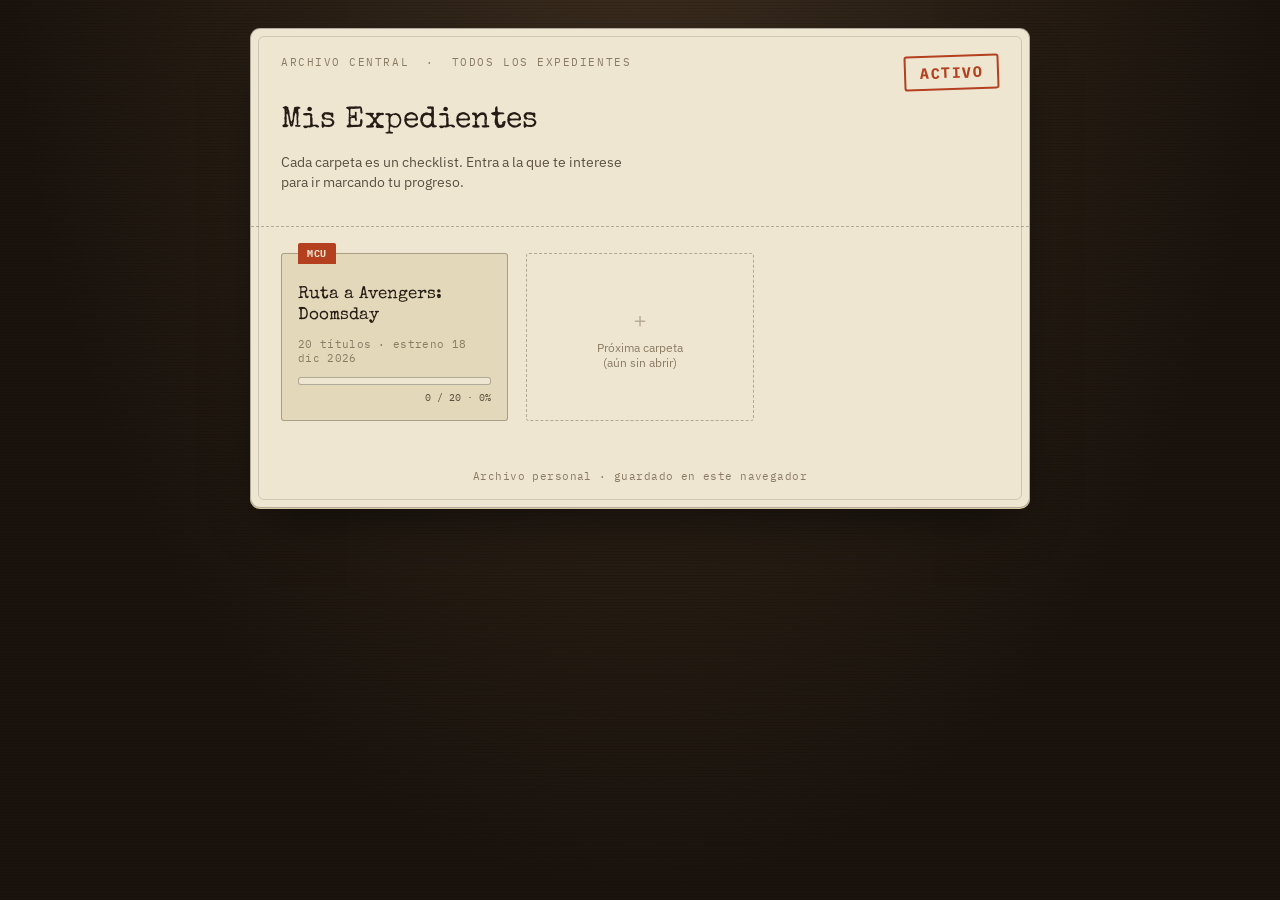
<file: index.html>
<!DOCTYPE html>
<html lang="es">
<head>
<meta charset="UTF-8">
<meta name="viewport" content="width=device-width, initial-scale=1.0">
<title>Archivo de Expedientes</title>
<link rel="preconnect" href="https://fonts.googleapis.com">
<link href="https://fonts.googleapis.com/css2?family=Special+Elite&family=IBM+Plex+Mono:wght@400;500;600;700&family=IBM+Plex+Sans:wght@400;500;600;700&display=swap" rel="stylesheet">
<link rel="stylesheet" href="assets/shared.css">
<style>
  .folder-grid {
    display: grid;
    grid-template-columns: repeat(auto-fill, minmax(220px, 1fr));
    gap: 18px;
    padding: 26px 30px 30px;
  }

  .folder-card {
    position: relative;
    display: block;
    text-decoration: none;
    color: inherit;
    background: var(--paper-dim);
    border: 1.5px solid var(--line-strong);
    border-radius: 3px;
    padding: 18px 16px 16px;
    padding-top: 30px;
    transition: transform 0.18s ease, box-shadow 0.18s ease, border-color 0.18s ease;
  }

  .folder-card::before {
    content: attr(data-tab);
    position: absolute;
    top: -11px;
    left: 16px;
    background: var(--stamp);
    color: var(--paper);
    font-family: 'IBM Plex Mono', monospace;
    font-size: 9.5px;
    font-weight: 700;
    letter-spacing: 0.06em;
    text-transform: uppercase;
    padding: 4px 9px;
    border-radius: 2px 2px 0 0;
  }

  .folder-card:hover {
    transform: translateY(-3px);
    box-shadow: 0 10px 20px -8px rgba(0,0,0,0.35);
    border-color: var(--stamp);
  }

  .folder-card:focus-visible { outline: 2px solid var(--stamp); outline-offset: 2px; }

  .folder-title {
    font-family: 'Special Elite', monospace;
    font-size: 17px;
    margin: 0 0 6px;
    line-height: 1.25;
  }

  .folder-meta {
    font-family: 'IBM Plex Mono', monospace;
    font-size: 10.5px;
    color: var(--ink-faint);
    letter-spacing: 0.03em;
    margin-bottom: 12px;
  }

  .folder-rail {
    height: 8px;
    background: var(--paper);
    border: 1px solid var(--line-strong);
    border-radius: 3px;
    overflow: hidden;
    margin-bottom: 6px;
  }

  .folder-rail-fill {
    height: 100%;
    background: linear-gradient(90deg, var(--teal), var(--stamp));
    width: 0%;
    transition: width 0.5s ease;
  }

  .folder-pct {
    font-family: 'IBM Plex Mono', monospace;
    font-size: 10px;
    color: var(--ink-soft);
    text-align: right;
  }

  .folder-card.placeholder {
    background: transparent;
    border-style: dashed;
    color: var(--ink-faint);
    display: flex;
    flex-direction: column;
    align-items: center;
    justify-content: center;
    text-align: center;
    min-height: 108px;
    cursor: default;
    padding-top: 18px;
  }

  .folder-card.placeholder:hover {
    transform: none;
    box-shadow: none;
    border-color: var(--line-strong);
  }

  .folder-card.placeholder::before { display: none; }

  .placeholder-icon { font-size: 20px; margin-bottom: 6px; opacity: 0.6; }
  .placeholder-text { font-size: 12px; }
</style>
</head>
<body>

<div class="sheet">
  <header>
    <div class="case-row">
      <div class="case-id">Archivo Central &nbsp;·&nbsp; Todos los expedientes</div>
      <div class="stamp-tag">Activo</div>
    </div>
    <h1>Mis Expedientes</h1>
    <p class="subtitle">Cada carpeta es un checklist. Entra a la que te interese para ir marcando tu progreso.</p>
  </header>

  <div class="folder-grid">
    <a class="folder-card" data-tab="MCU" href="checklists/doomsday/index.html">
      <p class="folder-title">Ruta a Avengers: Doomsday</p>
      <p class="folder-meta">20 títulos · estreno 18 dic 2026</p>
      <div class="folder-rail"><div class="folder-rail-fill" id="doomsdayFill"></div></div>
      <div class="folder-pct" id="doomsdayPct">Cargando…</div>
    </a>

    <div class="folder-card placeholder">
      <div class="placeholder-icon">＋</div>
      <div class="placeholder-text">Próxima carpeta<br>(aún sin abrir)</div>
    </div>
  </div>

  <footer>
    <div class="footer-note">Archivo personal · guardado en este navegador</div>
  </footer>
</div>

<script>
  // Lee el progreso del checklist de Doomsday directamente de su localStorage
  // para mostrar el % ya en la portada, sin tener que entrar.
  try {
    const raw = localStorage.getItem("doomsday-checklist-state");
    const state = raw ? JSON.parse(raw) : {};
    const total = 20;
    const done = Object.values(state).filter(Boolean).length;
    const pct = Math.round((done / total) * 100);
    document.getElementById("doomsdayFill").style.width = pct + "%";
    document.getElementById("doomsdayPct").textContent = `${done} / ${total} · ${pct}%`;
  } catch (e) {
    document.getElementById("doomsdayPct").textContent = "Sin empezar";
  }
</script>

</body>
</html>
</file>
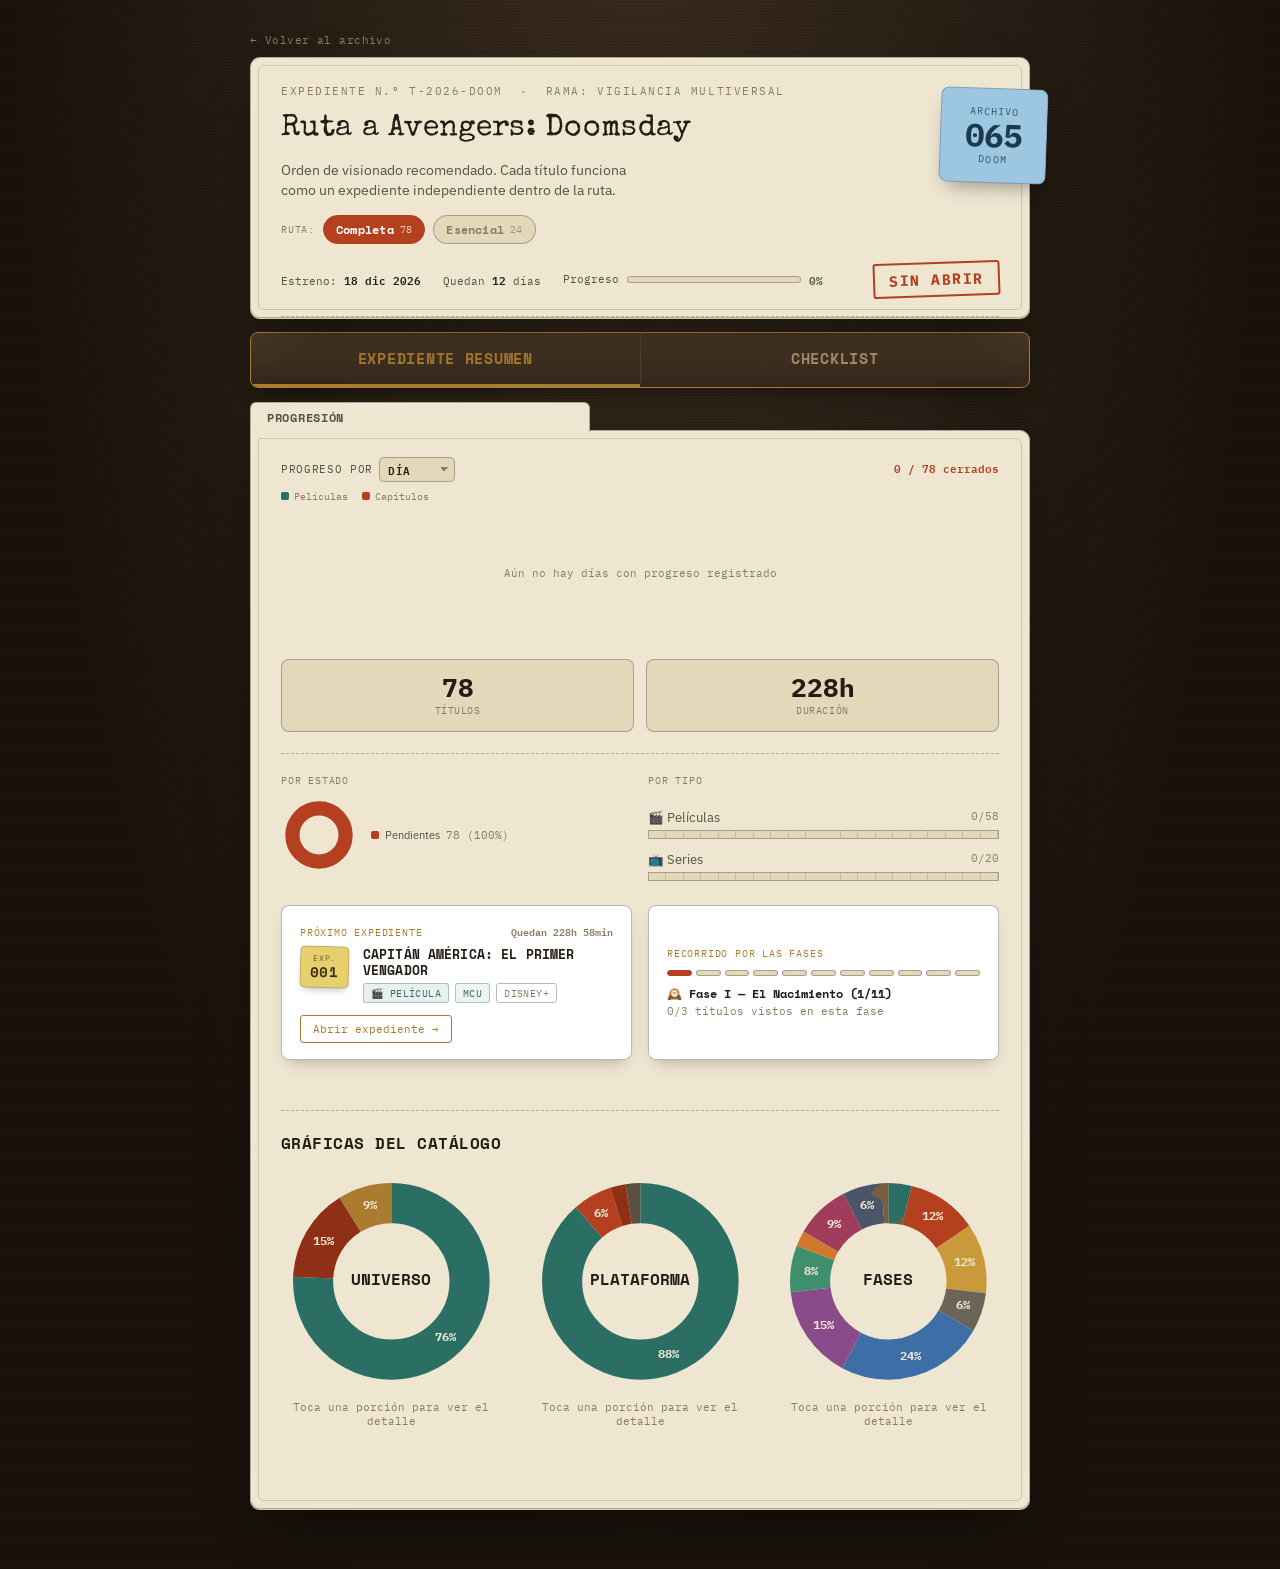
<file: checklists/doomsday/index.html>
<!DOCTYPE html>
<html lang="es">
<head>
<meta charset="UTF-8">
<meta name="viewport" content="width=device-width, initial-scale=1.0">
<title>Expediente T-2026-DOOM</title>
<link rel="preconnect" href="https://fonts.googleapis.com">
<link href="https://fonts.googleapis.com/css2?family=Special+Elite&family=Space+Mono:wght@400;700&family=IBM+Plex+Mono:wght@400;500;600;700&family=IBM+Plex+Sans:wght@400;500;600;700&display=swap" rel="stylesheet">
<link rel="stylesheet" href="../../assets/shared.css">
<link rel="stylesheet" href="style.css">
</head>
<body>

<div class="page-wrap"><a class="back-link" href="../../index.html">← Volver al archivo</a></div>

<div class="case-wrap">
  <div class="sheet sheet--header">
    <div class="archive-tag">
      <span class="archive-tag-label">Archivo</span>
      <span class="archive-tag-num">065</span>
      <span class="archive-tag-sub">DOOM</span>
    </div>
    <header>
      <div class="case-row">
        <div class="case-id">Expediente N.º T-2026-DOOM &nbsp;·&nbsp; Rama: Vigilancia Multiversal</div>
      </div>
      <h1>Ruta a Avengers: Doomsday</h1>
      <p class="subtitle">Orden de visionado recomendado. Cada título funciona como un expediente independiente dentro de la ruta.</p>
      <div class="route-toggle" role="group" aria-label="Elegir ruta">
        <span class="route-toggle-label">Ruta:</span>
        <button class="route-btn active" id="routeBtnCompleta" data-route="completa">Completa <span class="route-btn-count" id="routeCountCompleta">94</span></button>
        <button class="route-btn" id="routeBtnEsencial" data-route="esencial">Esencial <span class="route-btn-count" id="routeCountEsencial">50</span></button>
      </div>
      <div class="meta-strip">
        <span>Estreno: <b>18 dic 2026</b></span>
        <span id="countdownText">Calculando cuenta atrás…</span>
        <div class="header-mini-rail-wrap">
          <span class="header-mini-rail-label">Progreso</span>
          <div class="header-mini-rail"><div class="header-mini-rail-fill" id="notchRailFill"></div></div>
          <span class="header-mini-pct" id="notchRailPct">0%</span>
        </div>
        <div class="stamp-tag" id="statusStamp">Sin abrir</div>
      </div>
    </header>
  </div>

  <div class="tab-nav" role="tablist">
    <button class="tab-btn active" id="tabBtnResumen" role="tab" aria-selected="true" aria-controls="tabResumen">Expediente resumen</button>
    <button class="tab-btn" id="tabBtnExpedientes" role="tab" aria-selected="false" aria-controls="tabExpedientes">Checklist</button>
  </div>

  <div class="notch-tab" id="notchResumen">Progresión</div>
  <div class="subtab-nav" id="notchExpedientes" role="tablist" hidden>
    <button class="subtab-btn active" id="subtabBtnAbiertos" role="tab" aria-selected="true" aria-controls="subtabAbiertos">Abiertos <span class="tab-count" id="openCount">20</span></button>
    <button class="subtab-btn" id="subtabBtnCerrados" role="tab" aria-selected="false" aria-controls="subtabCerrados">Cerrados <span class="tab-count" id="tabClosedCount">0</span></button>
    <button class="subtab-btn" id="subtabBtnArchivados" role="tab" aria-selected="false" aria-controls="subtabArchivados">Archivados <span class="tab-count" id="archivedCount">0</span></button>
  </div>

  <div class="sheet sheet--body">
  <div id="tabResumen" role="tabpanel">
    <div class="progress-block">
      <div class="progress-chart-wrap">
        <p class="progress-chart-label">
          <span class="progress-chart-title">
            Progreso por
            <select id="chartGranularity" class="chart-granularity-select" aria-label="Agrupar gráfica por">
              <option value="day">día</option>
              <option value="week">semana</option>
              <option value="month">mes</option>
            </select>
          </span>
          <span id="countText">0 / 20 cerrados</span>
        </p>
        <div class="chart-legend">
          <span class="chart-legend-item chart-legend-item--movie"><span class="sw"></span>Películas</span>
          <span class="chart-legend-item chart-legend-item--episode"><span class="sw"></span>Capítulos</span>
        </div>
        <div class="progress-chart" id="progressChart"></div>
      </div>

      <div class="stat-grid">
        <div class="stat-card">
          <span class="stat-num" id="statTotal">20</span>
          <span class="stat-label">Títulos</span>
        </div>
        <div class="stat-card">
          <span class="stat-num accent-gold" id="statTiempoTotal">—</span>
          <span class="stat-label">Duración</span>
        </div>
      </div>
    </div>

    <div class="status-type-row">
      <div class="status-block">
        <p class="status-type-label">Por estado</p>
        <div class="status-donut-row">
          <div class="status-donut" id="statusDonut"></div>
          <div class="status-legend" id="statusLegend"></div>
        </div>
      </div>
      <div class="type-block type-block--boxed">
        <p class="status-type-label">Por tipo</p>
        <div class="type-row">
          <div class="type-row-label">
            <span>🎬 Películas</span>
            <span id="movieCount">0/15</span>
          </div>
          <div class="rail rail--sm"><div class="rail-fill rail-fill--teal" id="movieRail"></div></div>
        </div>
        <div class="type-row">
          <div class="type-row-label">
            <span>📺 Series</span>
            <span id="showCount">0/5</span>
          </div>
          <div class="rail rail--sm"><div class="rail-fill rail-fill--stamp" id="showRail"></div></div>
        </div>
      </div>
    </div>

    <div class="info-row">
      <div class="next-card" id="nextCard">
        <div class="next-card-top">
          <div class="next-card-label">Próximo expediente</div>
          <div class="next-card-time-left" id="nextCardTimeLeft">Quedan —</div>
        </div>
        <div class="next-card-preview">
          <div class="exp-badge exp-badge--sm" id="nextExpBadge">Exp.<span class="num" id="nextExpNum">001</span></div>
          <div class="next-card-info">
            <div class="next-card-title" id="nextTitle">—</div>
            <div class="next-card-episode" id="nextEpisode"></div>
            <div class="badge-row" id="nextBadgeRow"></div>
          </div>
        </div>
        <button class="next-card-btn" id="nextCardBtn">Abrir expediente →</button>
      </div>

      <div class="phase-tracker" id="phaseTracker">
        <p class="phase-tracker-label">Recorrido por las fases</p>
        <div class="phase-dots" id="phaseDots"></div>
        <div class="phase-tracker-current">
          <span class="phase-tracker-name" id="phaseTrackerName">—</span>
          <span class="phase-tracker-progress" id="phaseTrackerProgress"></span>
        </div>
      </div>
    </div>

    <div class="catalog-stats">
      <p class="catalog-stats-title">Gráficas del catálogo</p>
      <div class="catalog-groups-row">
        <div class="catalog-group">
          <div class="donut-chart-lg" id="universeDonut"></div>
          <p class="donut-info" id="universeDonutInfo">Toca una porción para ver el detalle</p>
        </div>
        <div class="catalog-group">
          <div class="donut-chart-lg" id="platformDonut"></div>
          <p class="donut-info" id="platformDonutInfo">Toca una porción para ver el detalle</p>
        </div>
        <div class="catalog-group">
          <div class="donut-chart-lg" id="phaseDonut"></div>
          <p class="donut-info" id="phaseDonutInfo">Toca una porción para ver el detalle</p>
        </div>
      </div>
    </div>
  </div>

  <div id="tabExpedientes" role="tabpanel" hidden>
    <div id="subtabAbiertos" role="tabpanel">
      <ul class="case-list" id="caseList"></ul>
    </div>

    <div id="subtabCerrados" role="tabpanel" hidden>
      <ul class="case-list closed-list" id="closedList"></ul>
      <p class="empty-note" id="closedEmptyNote">Aún no has cerrado ningún expediente.</p>
    </div>

    <div id="subtabArchivados" role="tabpanel" hidden>
      <ul class="case-list archived-list" id="archivedList"></ul>
      <p class="empty-note" id="archivedEmptyNote">No has archivado ningún expediente.</p>
    </div>
  </div>

  <footer>
    <div class="footer-note"><span class="save-flag" id="saveFlag">· guardado ✓</span></div>
  </footer>
  </div>
</div>

<script src="script.js"></script>
</body>
</html>
</file>
<file: assets/shared.css>
/* ============================================================
   shared.css — tokens y bloques comunes del "archivo de expedientes"
   Usado por la portada (index.html) y por cada carpeta de checklist.
   ============================================================ */

:root {
  --paper: #efe6d2;
  --paper-dim: #e4d8ba;
  --paper-deep: #d9caa4;
  --ink: #241c15;
  --ink-soft: #5b4f3f;
  --ink-faint: #8a7c63;
  --stamp: #b4401f;
  --stamp-dark: #8e2f16;
  --teal: #2b6e63;
  --gold: #a97c2f;
  --line: rgba(36,28,21,0.16);
  --line-strong: rgba(36,28,21,0.3);
  --track: var(--paper-dim);
}

* { box-sizing: border-box; }

@media (prefers-reduced-motion: reduce) {
  *, *::before, *::after {
    animation-duration: 0.001ms !important;
    transition-duration: 0.001ms !important;
  }
}

body {
  margin: 0;
  background:
    repeating-linear-gradient(0deg, rgba(0,0,0,0.1) 0px, rgba(0,0,0,0.1) 1px, transparent 1px, transparent 3px),
    radial-gradient(ellipse at 50% -10%, #3a2c1e 0%, #1a130d 70%);
  color: var(--ink);
  font-family: 'IBM Plex Sans', sans-serif;
  min-height: 100vh;
  padding: 28px 16px 60px;
}

.sheet {
  max-width: 780px;
  margin: 0 auto;
  background: var(--paper);
  border: 1.5px solid var(--line-strong);
  border-radius: 10px;
  box-shadow: 0 1px 0 var(--paper-deep), 0 24px 50px -20px rgba(0,0,0,0.6);
  position: relative;
}

.sheet::before {
  content: "";
  position: absolute;
  inset: 7px;
  border: 1px solid var(--line);
  border-radius: 6px;
  pointer-events: none;
}

header {
  padding: 26px 30px 20px;
  border-bottom: 1.5px dashed var(--line-strong);
}

.case-row {
  display: flex;
  justify-content: space-between;
  align-items: flex-start;
  flex-wrap: wrap;
  gap: 10px;
}

.case-id {
  font-family: 'IBM Plex Mono', monospace;
  font-size: 11px;
  letter-spacing: 0.14em;
  color: var(--ink-faint);
  text-transform: uppercase;
}

.stamp-tag {
  font-family: 'IBM Plex Mono', monospace;
  font-size: 15px;
  font-weight: 700;
  letter-spacing: 0.1em;
  color: var(--stamp);
  border: 2px solid var(--stamp);
  padding: 6px 14px;
  transform: rotate(-2deg);
  text-transform: uppercase;
  border-radius: 3px;
}

h1 {
  font-family: 'Special Elite', monospace;
  font-weight: 400;
  font-size: 30px;
  line-height: 1.15;
  margin: 14px 0 6px;
  letter-spacing: 0.01em;
}

.subtitle {
  font-size: 13.5px;
  color: var(--ink-soft);
  max-width: 46ch;
  line-height: 1.5;
}

.meta-strip {
  margin-top: 18px;
  display: flex;
  align-items: center;
  gap: 22px;
  flex-wrap: wrap;
  font-family: 'IBM Plex Mono', monospace;
  font-size: 11px;
  color: var(--ink-soft);
}

.meta-strip .stamp-tag { margin-left: auto; }

.header-mini-rail-wrap {
  display: flex;
  align-items: center;
  gap: 8px;
  flex: 1;
  max-width: 260px;
}

.header-mini-rail-label {
  font-family: 'IBM Plex Mono', monospace;
  font-size: 10.5px;
  color: var(--ink-soft);
  flex-shrink: 0;
}

.header-mini-rail {
  flex: 1;
  height: 7px;
  background: var(--paper-dim);
  border: 1px solid var(--line-strong);
  border-radius: 4px;
  overflow: hidden;
}

.header-mini-rail-fill {
  height: 100%;
  width: 0%;
  background: linear-gradient(90deg, var(--teal), var(--stamp));
  transition: width 0.5s ease;
}

.header-mini-pct {
  font-family: 'IBM Plex Mono', monospace;
  font-size: 10.5px;
  font-weight: 600;
  color: var(--ink-soft);
  flex-shrink: 0;
}

.meta-strip b {
  color: var(--ink);
  font-weight: 600;
}

footer {
  padding: 18px 30px 24px;
  text-align: center;
}

.footer-note {
  font-family: 'IBM Plex Mono', monospace;
  font-size: 10.5px;
  color: var(--ink-faint);
  letter-spacing: 0.04em;
}

.save-flag {
  display: inline-block;
  margin-left: 8px;
  color: var(--teal);
  opacity: 0;
  transition: opacity 0.4s ease;
}
.save-flag.show { opacity: 1; }

/* breadcrumb back-link, used inside each checklist folder */
.page-wrap {
  max-width: 780px;
  margin: 0 auto;
}

.back-link {
  display: inline-flex;
  align-items: center;
  gap: 6px;
  font-family: 'IBM Plex Mono', monospace;
  font-size: 11px;
  color: var(--ink-faint);
  text-decoration: none;
  letter-spacing: 0.04em;
  margin-bottom: 10px;
}

.back-link:hover { color: var(--stamp); }

@media (max-width: 560px) {
  header, footer { padding-left: 16px; padding-right: 16px; }
  h1 { font-size: 24px; }
}
</file>
<file: checklists/doomsday/style.css>
/* doomsday/style.css — específico de este checklist */
/* Los tokens de color, tipografías y la 'hoja' base viven en ../assets/shared.css */

/* interruptor de ruta (completa / esencial) — condiciona todo lo demás en la página */
.route-toggle {
  display: flex;
  align-items: center;
  gap: 8px;
  margin-top: 14px;
}

.route-toggle-label {
  font-family: 'IBM Plex Mono', monospace;
  font-size: 10px;
  text-transform: uppercase;
  letter-spacing: 0.08em;
  color: var(--ink-faint);
}

.route-btn {
  font-family: 'Space Mono', monospace;
  font-size: 11.5px;
  font-weight: 700;
  letter-spacing: 0.02em;
  display: flex;
  align-items: center;
  gap: 6px;
  padding: 5px 12px;
  background: var(--paper-dim);
  border: 1.5px solid var(--line-strong);
  border-radius: 20px;
  color: var(--ink-faint);
  cursor: pointer;
  transition: background 0.18s ease, color 0.18s ease, border-color 0.18s ease;
}

.route-btn:hover { color: var(--ink-soft); }

.route-btn.active {
  background: var(--stamp);
  border-color: var(--stamp);
  color: #fff;
}

.route-btn-count {
  font-family: 'IBM Plex Mono', monospace;
  font-size: 9.5px;
  font-weight: 400;
  opacity: 0.75;
}

.route-btn:focus-visible { outline: 2px solid var(--stamp); outline-offset: 2px; }

/* progress rail — signature element */
/* progress rail — signature element */
.progress-block {
  padding: 22px 30px;
  border-bottom: none;
  display: flex;
  flex-direction: column;
  gap: 20px;
  position: relative;
}

.progress-block::after {
  content: "";
  position: absolute;
  left: 30px;
  right: 30px;
  bottom: 0;
  border-top: 1.5px dashed var(--line-strong);
}

.rail-wrap {
  display: flex;
  flex-direction: column;
  gap: 8px;
}

.rail-label {
  display: flex;
  justify-content: space-between;
  font-family: 'IBM Plex Mono', monospace;
  font-size: 11px;
  text-transform: uppercase;
  letter-spacing: 0.08em;
  color: var(--ink-soft);
}

.rail-label #countText { color: var(--stamp); font-weight: 600; }

.rail {
  position: relative;
  height: 14px;
  background: var(--track);
  border: 1.5px solid var(--line-strong);
  overflow: hidden;
}

.rail::after {
  /* tick marks */
  content: "";
  position: absolute;
  inset: 0;
  background-image: repeating-linear-gradient(90deg, transparent 0, transparent calc(5% - 1px), var(--line-strong) calc(5% - 1px), var(--line-strong) 5%);
  pointer-events: none;
  opacity: 0.5;
}

.rail-fill {
  height: 100%;
  width: 0%;
  background: linear-gradient(90deg, var(--teal), var(--stamp));
  transition: width 0.6s cubic-bezier(.4,0,.2,1);
}

.ring-wrap {
  position: relative;
  width: 92px;
  height: 92px;
  flex-shrink: 0;
}

.ring-wrap svg { transform: rotate(-90deg); }

.ring-bg { fill: none; stroke: var(--track); stroke-width: 9; }
.ring-fg {
  fill: none;
  stroke: var(--stamp);
  stroke-width: 9;
  stroke-linecap: round;
  stroke-dasharray: 251.2;
  stroke-dashoffset: 251.2;
  transition: stroke-dashoffset 0.6s cubic-bezier(.4,0,.2,1);
}

.ring-num {
  position: absolute;
  inset: 0;
  display: flex;
  flex-direction: column;
  align-items: center;
  justify-content: center;
  font-family: 'IBM Plex Mono', monospace;
}

.ring-num .n { font-size: 20px; font-weight: 700; line-height: 1; }
.ring-num .d { font-size: 9px; color: var(--ink-faint); letter-spacing: 0.06em; margin-top: 3px; }

/* list */
ul.case-list {
  list-style: none;
  margin: 0;
  padding: 0;
}

/* contenedor general: las 3 piezas (header / barra de pestañas / cuerpo) 
   viven como tarjetas separadas sobre el fondo oscuro, con hueco entre ellas */
.case-wrap {
  max-width: 780px;
  margin: 0 auto;
  position: relative;
}

.sheet--header { margin-bottom: 14px; }
.sheet--body { margin-top: 0; border-top-left-radius: 0; }
.sheet--body::before { border-top-left-radius: 0; }

/* header: la línea de cierre se desplaza a un pseudo-elemento para que quede
   corta (con margen), igual que el resto de separadores de esta página */
header {
  border-bottom: none;
  position: relative;
}

header::after {
  content: "";
  position: absolute;
  left: 30px;
  right: 30px;
  bottom: 0;
  border-top: 1.5px dashed var(--line-strong);
}

/* tag de archivo — número decorativo en la esquina superior derecha */
.archive-tag {
  position: absolute;
  top: 30px;
  right: -18px;
  background: #9dc7e0;
  border: 1px solid rgba(20,40,60,0.25);
  border-radius: 8px;
  padding: 16px 24px;
  display: flex;
  flex-direction: column;
  align-items: center;
  box-shadow: 0 10px 20px -8px rgba(0,0,0,0.4);
  transform: rotate(2deg);
  color: #1c3a4d;
}

.archive-tag-label {
  font-family: 'IBM Plex Mono', monospace;
  font-size: 10px;
  letter-spacing: 0.1em;
  text-transform: uppercase;
  color: #2c5670;
}

.archive-tag-num {
  font-family: 'IBM Plex Mono', monospace;
  font-size: 32px;
  font-weight: 700;
  color: #1c3a4d;
  line-height: 1.1;
}

.archive-tag-sub {
  font-family: 'IBM Plex Mono', monospace;
  font-size: 10px;
  letter-spacing: 0.12em;
  color: #2c5670;
}

/* barra de pestañas — separada de la hoja, sobre el fondo oscuro */
.tab-nav {
  display: flex;
  background: linear-gradient(180deg, #4a3826, #33261a);
  border: 1.5px solid var(--gold);
  border-radius: 8px;
  overflow: hidden;
  box-shadow: 0 10px 24px -12px rgba(0,0,0,0.7);
}

.tab-btn {
  flex: 1;
  display: flex;
  align-items: center;
  justify-content: center;
  gap: 7px;
  font-family: 'Space Mono', monospace;
  font-size: 14.5px;
  font-weight: 700;
  letter-spacing: 0.05em;
  text-transform: uppercase;
  padding: 15px;
  background: transparent;
  border: none;
  border-bottom: 3px solid transparent;
  color: #a8926e;
  cursor: pointer;
  transition: color 0.2s ease, border-color 0.2s ease;
}

.tab-btn + .tab-btn { border-left: 1px solid rgba(255,255,255,0.08); }

.tab-icon { font-size: 11px; }

.tab-btn:hover { color: #c4ac82; }

.tab-btn.active {
  background: transparent;
  color: var(--gold);
  font-weight: 600;
  border-bottom-color: var(--gold);
}

.tab-btn:focus-visible { outline: 2px solid var(--gold); outline-offset: -2px; }

.tab-count {
  display: inline-block;
  margin-left: 5px;
  font-size: 9.5px;
  background: rgba(255,255,255,0.1);
  border-radius: 8px;
  padding: 1px 6px;
  color: inherit;
}

.tab-btn.active .tab-count { background: var(--gold); color: #1a130c; }

/* "01 · Informe de situación" — una sola caja real, posicionada con precisión
   para solaparse 2px sobre el propio borde superior de la tarjeta y taparlo
   limpiamente, sin costuras entre piezas separadas */
.notch-tab {
  display: inline-flex;
  width: 340px;
  max-width: calc(100% - 2px);
  height: 30px;
  box-sizing: border-box;
  background: var(--paper);
  border: 1.5px solid var(--line-strong);
  border-bottom: none;
  border-radius: 6px 6px 0 0;
  align-items: center;
  justify-content: flex-start;
  gap: 10px;
  padding: 0 16px;
  margin: 14px 0 -2px 0;
  font-family: 'Space Mono', monospace;
  font-weight: 700;
  font-size: 12px;
  letter-spacing: 0.06em;
  text-transform: uppercase;
  color: var(--ink-soft);
  position: relative;
  z-index: 2;
}

.notch-mini-rail {
  flex: 1;
  height: 6px;
  background: var(--paper-dim);
  border: 1px solid var(--line-strong);
  border-radius: 3px;
  overflow: hidden;
}

.notch-mini-rail-fill {
  height: 100%;
  width: 0%;
  background: linear-gradient(90deg, var(--teal), var(--stamp));
  transition: width 0.5s ease;
}

.notch-mini-pct {
  font-size: 10px;
  color: var(--stamp);
  flex-shrink: 0;
}

.notch-status {
  position: absolute;
  top: 8px;
  right: 30px;
  font-family: 'IBM Plex Mono', monospace;
  font-size: 11px;
  letter-spacing: 0.08em;
  text-transform: uppercase;
  color: var(--stamp);
  font-weight: 600;
}

/* gráfica de progreso por día */
.progress-chart-wrap {
  padding: 4px 0 0;
}

.progress-chart-label {
  display: flex;
  justify-content: space-between;
  align-items: baseline;
  font-family: 'IBM Plex Mono', monospace;
  font-size: 11px;
  text-transform: uppercase;
  letter-spacing: 0.06em;
  color: var(--ink-soft);
  margin: 0 0 8px;
}

.progress-chart-label #countText { color: var(--stamp); font-weight: 600; text-transform: none; letter-spacing: 0; }

.progress-chart-title {
  display: flex;
  align-items: center;
  gap: 6px;
}

.chart-legend {
  display: flex;
  gap: 14px;
  margin: 0 0 6px;
}

.chart-legend-item {
  display: flex;
  align-items: center;
  gap: 5px;
  font-family: 'IBM Plex Mono', monospace;
  font-size: 10px;
  color: var(--ink-faint);
}

.chart-legend-item .sw { width: 8px; height: 8px; border-radius: 2px; flex-shrink: 0; }
.chart-legend-item--movie .sw { background: var(--teal); }
.chart-legend-item--episode .sw { background: var(--stamp); }

.chart-granularity-select {
  font-family: 'IBM Plex Mono', monospace;
  font-size: 11px;
  font-weight: 600;
  text-transform: uppercase;
  letter-spacing: 0.06em;
  color: var(--ink);
  background: var(--paper-dim);
  border: 1.5px solid var(--line-strong);
  border-radius: 5px;
  padding: 2px 20px 2px 8px;
  cursor: pointer;
  appearance: none;
  -webkit-appearance: none;
  background-image: linear-gradient(45deg, transparent 50%, var(--ink-faint) 50%), linear-gradient(135deg, var(--ink-faint) 50%, transparent 50%);
  background-position: right 9px top 55%, right 5px top 55%;
  background-size: 5px 5px, 5px 5px;
  background-repeat: no-repeat;
}

.chart-granularity-select:hover { border-color: var(--stamp); color: var(--stamp); }
.chart-granularity-select:focus-visible { outline: 2px solid var(--stamp); outline-offset: 1px; }

.progress-chart {
  width: 100%;
  height: 130px;
}

.progress-chart svg { width: 100%; height: 100%; display: block; }

/* fila inferior de 3 columnas: próximo expediente / tipo / nota */
.info-row {
  display: grid;
  grid-template-columns: 1fr 1fr;
  gap: 16px;
  padding: 24px 30px 24px;
  align-items: stretch;
}

.info-row .next-card { margin: 0; }
.info-row .type-block { padding: 0; }

/* recorrido por las fases — sustituye al post-it decorativo */
.phase-tracker {
  padding: 16px 18px;
  background: #ffffff;
  border: 1.5px solid var(--line-strong);
  border-radius: 8px;
  box-shadow: 0 8px 16px -8px rgba(0,0,0,0.3);
  display: flex;
  flex-direction: column;
  justify-content: center;
  gap: 10px;
}

.phase-tracker-label {
  font-family: 'IBM Plex Mono', monospace;
  font-size: 10px;
  letter-spacing: 0.08em;
  text-transform: uppercase;
  color: var(--gold);
  margin: 0;
}

.phase-dots {
  display: flex;
  gap: 4px;
}

.phase-dot {
  flex: 1;
  height: 6px;
  border-radius: 3px;
  background: var(--paper-dim);
  border: 1px solid var(--line-strong);
}

.phase-dot--done { background: var(--teal); border-color: var(--teal); }
.phase-dot--current { background: var(--stamp); border-color: var(--stamp); }

.phase-tracker-current {
  display: flex;
  flex-direction: column;
  gap: 2px;
}

.phase-tracker-name {
  font-family: 'Space Mono', monospace;
  font-weight: 700;
  font-size: 12px;
  color: var(--ink);
  line-height: 1.3;
}

.phase-tracker-progress {
  font-family: 'IBM Plex Mono', monospace;
  font-size: 10.5px;
  color: var(--ink-faint);
}

@media (max-width: 700px) {
  .info-row { grid-template-columns: 1fr; }
  .archive-tag { position: static; margin: 0 auto 12px; transform: none; width: fit-content; }
}

/* sub-filtro tipo interruptor — deliberadamente distinto a las pestañas de arriba,
   para que se lea como un filtro dentro de la sección y no como otro nivel de navegación */
.subtab-nav {
  display: flex;
  gap: 4px;
  margin: 14px 0 -2px 0;
  position: relative;
  z-index: 2;
}

.subtab-btn {
  font-family: 'Space Mono', monospace;
  font-size: 11.5px;
  font-weight: 700;
  letter-spacing: 0.03em;
  text-transform: uppercase;
  padding: 0 16px;
  margin: 0;
  height: 30px;
  box-sizing: border-box;
  display: flex;
  align-items: center;
  background: var(--paper-dim);
  border: 1.5px solid var(--line-strong);
  border-bottom: none;
  border-radius: 6px 6px 0 0;
  color: var(--ink-faint);
  cursor: pointer;
  transition: background 0.18s ease, color 0.18s ease;
}

.subtab-btn:hover { color: var(--ink-soft); }

.subtab-btn.active {
  background: var(--paper);
  font-weight: 600;
}

#subtabBtnAbiertos.active { color: var(--teal); }
#subtabBtnCerrados.active { color: var(--stamp); }
#subtabBtnArchivados.active { color: #6b6459; }

.subtab-btn:focus-visible { outline: 2px solid var(--stamp); outline-offset: -2px; }

.subtab-btn .tab-count {
  background: var(--paper-deep);
  border: none;
}

.subtab-btn.active .tab-count { background: var(--ink-faint); color: var(--paper); }
#subtabBtnAbiertos.active .tab-count { background: var(--teal); }
#subtabBtnCerrados.active .tab-count { background: var(--stamp); }
#subtabBtnArchivados.active .tab-count { background: #6b6459; }

.notch-tab[hidden], .subtab-nav[hidden] { display: none; }


/* dashboard stat cards */
.stat-grid {
  display: grid;
  grid-template-columns: repeat(2, 1fr);
  gap: 12px;
  padding: 0;
}

.stat-sub {
  font-family: 'IBM Plex Mono', monospace;
  font-size: 9px;
  color: var(--ink-faint);
  margin-top: 2px;
}

.stat-pct {
  font-size: 9px;
  font-weight: 400;
  color: var(--ink-faint);
}

.accent-gold { color: var(--gold); }

.stat-card {
  background: var(--paper-dim);
  border: 1.5px solid var(--line-strong);
  border-radius: 8px;
  padding: 14px 10px;
  display: flex;
  flex-direction: column;
  align-items: center;
  gap: 4px;
}

.stat-num {
  font-family: 'IBM Plex Mono', monospace;
  font-size: 26px;
  font-weight: 700;
  color: var(--ink);
  line-height: 1;
}

.stat-num.accent-teal { color: var(--teal); }
.stat-num.accent-stamp { color: var(--stamp); }

.stat-label {
  font-family: 'IBM Plex Mono', monospace;
  font-size: 9.5px;
  letter-spacing: 0.06em;
  text-transform: uppercase;
  color: var(--ink-faint);
  text-align: center;
}

/* type breakdown rows */
.type-block {
  padding: 18px 30px 0;
  display: flex;
  flex-direction: column;
  gap: 12px;
}

.type-row-label {
  display: flex;
  justify-content: space-between;
  font-size: 12.5px;
  color: var(--ink-soft);
  margin-bottom: 5px;
}

.type-row-label span:last-child {
  font-family: 'IBM Plex Mono', monospace;
  font-size: 11px;
  color: var(--ink-faint);
}

.rail--sm { height: 9px; }
.rail-fill--teal { background: var(--teal); }
.rail-fill--stamp { background: var(--stamp); }

/* fila "Por estado" / "Por tipo" */
.status-type-row {
  display: grid;
  grid-template-columns: 1fr 1fr;
  gap: 16px;
  padding: 20px 30px 0;
}

.status-type-label {
  font-family: 'IBM Plex Mono', monospace;
  font-size: 10px;
  letter-spacing: 0.08em;
  text-transform: uppercase;
  color: var(--ink-faint);
  margin: 0 0 10px;
}

.type-block--boxed {
  padding: 0;
}

.status-block { min-width: 0; }

.status-donut-row {
  display: flex;
  align-items: center;
  gap: 14px;
}

.status-donut { width: 76px; height: 76px; flex-shrink: 0; }
.status-donut svg { width: 100%; height: 100%; display: block; }
.status-donut svg circle { cursor: default; }

.status-legend {
  display: flex;
  flex-direction: column;
  gap: 5px;
  font-size: 11px;
}

.status-legend-item { display: flex; align-items: center; gap: 6px; color: var(--ink-soft); }
.status-legend-item .sw { width: 8px; height: 8px; border-radius: 2px; flex-shrink: 0; }
.status-legend-item .ct { margin-left: auto; font-family: 'IBM Plex Mono', monospace; color: var(--ink-faint); }

/* next up card */
.next-card {
  margin: 20px 30px 22px;
  padding: 16px 18px;
  background: #ffffff;
  border: 1.5px solid var(--line-strong);
  border-radius: 8px;
  box-shadow: 0 8px 16px -8px rgba(0,0,0,0.3);
  position: relative;
}

.next-card-preview {
  display: flex;
  align-items: flex-start;
  gap: 14px;
  margin-bottom: 12px;
}

.next-card-info { flex: 1; min-width: 0; }

.exp-badge--sm {
  font-size: 7px;
  padding: 4px 7px 5px;
  flex-shrink: 0;
  background: #a8d5a0;
  border-color: rgba(20,60,20,0.25);
  color: #2f5528;
}

.exp-badge--sm .num { font-size: 12px; color: #1f3d1a; }

.next-card-top {
  display: flex;
  align-items: baseline;
  justify-content: space-between;
  gap: 10px;
  margin-bottom: 6px;
}

.next-card-label {
  font-family: 'IBM Plex Mono', monospace;
  font-size: 10px;
  letter-spacing: 0.08em;
  text-transform: uppercase;
  color: var(--gold);
}

.next-card-time-left {
  font-family: 'IBM Plex Mono', monospace;
  font-size: 10px;
  font-weight: 600;
  color: var(--ink-faint);
  white-space: nowrap;
}

.next-card-title {
  font-family: 'Space Mono', monospace;
  font-weight: 700;
  font-size: 13px;
  text-transform: uppercase;
  letter-spacing: 0.01em;
  line-height: 1.3;
  color: var(--ink);
  margin-bottom: 4px;
}

.next-card-episode {
  font-family: 'IBM Plex Mono', monospace;
  font-size: 10.5px;
  color: var(--stamp-dark);
  margin-bottom: 6px;
}

.next-card-episode:empty { display: none; margin: 0; }

.next-card-btn {
  font-family: 'IBM Plex Mono', monospace;
  font-size: 11px;
  background: transparent;
  border: 1.5px solid var(--gold);
  color: var(--gold);
  padding: 6px 12px;
  border-radius: 3px;
  cursor: pointer;
  transition: background 0.2s ease, color 0.2s ease;
}

.next-card-btn:hover { background: var(--gold); color: var(--paper); }
.next-card-btn:focus-visible { outline: 2px solid var(--stamp); outline-offset: 2px; }

/* info extra del catálogo — puramente informativo, no afecta al progreso */
.catalog-stats {
  margin: 26px 30px 24px;
  padding-top: 20px;
  border-top: 1.5px dashed var(--line-strong);
}

.catalog-stats-title {
  font-family: 'Space Mono', monospace;
  font-weight: 700;
  font-size: 16px;
  text-transform: uppercase;
  letter-spacing: 0.03em;
  color: var(--ink);
  margin: 0 0 16px;
}

.catalog-group { margin-bottom: 18px; }
.catalog-group:last-child { margin-bottom: 0; }

.catalog-groups-row {
  display: flex;
  gap: 28px;
  flex-wrap: wrap;
}

.catalog-groups-row .catalog-group {
  flex: 1 1 220px;
  margin-bottom: 0;
}

.donut-chart-lg {
  width: 100%;
  max-width: 240px;
  aspect-ratio: 1 / 1;
  margin: 0 auto;
}

.donut-chart-lg svg { width: 100%; height: 100%; display: block; }
.donut-chart-lg svg path,
.donut-chart-lg svg circle.seg { cursor: default; transition: opacity 0.15s ease; }
.donut-chart-lg svg path:hover,
.donut-chart-lg svg circle.seg:hover { opacity: 0.82; }

.donut-info {
  margin: 8px 0 0;
  text-align: center;
  font-family: 'IBM Plex Mono', monospace;
  font-size: 11px;
  color: var(--ink-faint);
  min-height: 15px;
}

.donut-info.active { color: var(--ink); font-weight: 600; }

.catalog-group-label {
  font-family: 'IBM Plex Mono', monospace;
  font-size: 10px;
  letter-spacing: 0.08em;
  text-transform: uppercase;
  color: var(--ink-faint);
  margin: 0 0 8px;
}

.stat-bar-row {
  display: grid;
  grid-template-columns: 108px 1fr 34px;
  align-items: center;
  gap: 10px;
  margin-bottom: 6px;
}

.stat-bar-label {
  font-size: 11.5px;
  color: var(--ink-soft);
  white-space: nowrap;
  overflow: hidden;
  text-overflow: ellipsis;
}

.stat-bar-track {
  height: 8px;
  background: var(--paper-dim);
  border: 1px solid var(--line-strong);
  border-radius: 4px;
  overflow: hidden;
}

.stat-bar-fill {
  height: 100%;
  border-radius: 3px;
  transition: width 0.5s ease;
}

.stat-bar-count {
  font-family: 'IBM Plex Mono', monospace;
  font-size: 10.5px;
  color: var(--ink-faint);
  text-align: right;
}

/* donut de composición del catálogo */
.donut-row {
  display: flex;
  align-items: center;
  gap: 18px;
}

.donut-row--legend-right { flex-direction: row; }
.donut-row--legend-left { flex-direction: row; }
.donut-row--center { justify-content: center; }

.hint-text {
  text-transform: none;
  font-weight: 400;
  letter-spacing: 0;
  color: var(--ink-faint);
  font-size: 9.5px;
}

.donut-chart--svg { width: 160px; height: 160px; }
.donut-chart--svg .donut-hole { inset: 32px; }

.phase-pie-wrap {
  width: 100%;
  max-width: 620px;
  margin: 4px auto 0;
}

.phase-pie-wrap svg { width: 100%; height: auto; display: block; }
.phase-pie-wrap svg path { cursor: default; transition: opacity 0.15s ease; }
.phase-pie-wrap svg path:hover { opacity: 0.8; }
.donut-chart--svg svg circle { cursor: default; transition: opacity 0.15s ease; }
.donut-chart--svg svg circle:hover { opacity: 0.75; }

.donut-chart {
  position: relative;
  width: 116px;
  height: 116px;
  border-radius: 50%;
  flex-shrink: 0;
  box-shadow: 0 1px 0 rgba(255,255,255,0.4) inset;
}

.donut-hole {
  position: absolute;
  inset: 20px;
  background: var(--paper);
  border-radius: 50%;
  border: 1px solid var(--line-strong);
  display: flex;
  flex-direction: column;
  align-items: center;
  justify-content: center;
}

.donut-hole .n {
  font-family: 'IBM Plex Mono', monospace;
  font-size: 19px;
  font-weight: 700;
  color: var(--ink);
  line-height: 1;
}

.donut-hole .d {
  font-family: 'IBM Plex Mono', monospace;
  font-size: 8px;
  letter-spacing: 0.06em;
  text-transform: uppercase;
  color: var(--ink-faint);
  margin-top: 3px;
}

.donut-legend {
  display: flex;
  flex-direction: column;
  gap: 7px;
  flex: 1;
  min-width: 0;
}

.donut-legend--phase {
  display: grid;
  grid-template-columns: repeat(2, 1fr);
  gap: 7px 12px;
  flex: 1;
  min-width: 0;
}

.donut-legend--phase .donut-legend-item { font-size: 10.5px; }
.donut-legend--phase .donut-legend-label { white-space: nowrap; overflow: hidden; text-overflow: ellipsis; }

.donut-legend-item {
  display: flex;
  align-items: center;
  gap: 8px;
  font-size: 11.5px;
}

.donut-swatch {
  width: 10px;
  height: 10px;
  border-radius: 2px;
  flex-shrink: 0;
}

.donut-legend-label {
  color: var(--ink-soft);
  flex: 1;
}

.donut-legend-count {
  font-family: 'IBM Plex Mono', monospace;
  font-size: 10.5px;
  color: var(--ink-faint);
}

@media (max-width: 560px) {
  .catalog-stats { margin-left: 16px; margin-right: 16px; }
  .stat-bar-row { grid-template-columns: 82px 1fr 28px; gap: 6px; }
  .donut-row { gap: 16px; }
  .donut-chart { width: 96px; height: 96px; }
  .donut-hole { inset: 16px; }
}

#tabExpedientes { padding-top: 22px; }

.closed-section {
  border-top: 1.5px dashed var(--line-strong);
}

.closed-toggle {
  width: 100%;
  display: flex;
  align-items: center;
  gap: 10px;
  padding: 14px 30px;
  background: transparent;
  border: none;
  cursor: pointer;
  font-family: 'IBM Plex Mono', monospace;
  font-size: 11.5px;
  letter-spacing: 0.06em;
  text-transform: uppercase;
  color: var(--ink-soft);
  text-align: left;
}

.closed-toggle:hover { background: rgba(36,28,21,0.03); }
.closed-toggle:focus-visible { outline: 2px solid var(--stamp); outline-offset: -2px; }

.closed-toggle-count {
  font-family: 'IBM Plex Mono', monospace;
  background: var(--paper-dim);
  border: 1px solid var(--line-strong);
  border-radius: 10px;
  padding: 1px 8px;
  font-size: 10.5px;
  color: var(--ink);
}

.closed-toggle-arrow {
  margin-left: auto;
  transition: transform 0.25s ease;
  color: var(--ink-faint);
}

.closed-toggle[aria-expanded="true"] .closed-toggle-arrow {
  transform: rotate(180deg);
}

.closed-list { border-top: 1px solid var(--line); }

.closed-list .entry-title {
  text-decoration: line-through;
  text-decoration-color: var(--line-strong);
  text-decoration-thickness: 1.5px;
}

.empty-note {
  padding: 30px;
  text-align: center;
  font-family: 'IBM Plex Mono', monospace;
  font-size: 12px;
  color: var(--ink-faint);
}

.watched-meta {
  display: flex;
  align-items: center;
  gap: 12px;
  flex-wrap: wrap;
  margin-top: 9px;
  padding-top: 9px;
  border-top: 1px dashed var(--line);
}

.watched-date {
  font-family: 'IBM Plex Mono', monospace;
  font-size: 10.5px;
  color: var(--teal);
}

.popcorn-rating {
  display: flex;
  align-items: center;
  gap: 2px;
}

.popcorn-btn {
  background: transparent;
  border: none;
  cursor: pointer;
  font-size: 15px;
  padding: 1px 2px;
  opacity: 0.28;
  filter: grayscale(1);
  transition: opacity 0.15s ease, filter 0.15s ease, transform 0.15s ease;
  line-height: 1;
}

.popcorn-btn:hover { transform: scale(1.15); }
.popcorn-btn:focus-visible { outline: 2px solid var(--stamp); outline-offset: 1px; }

.popcorn-btn.filled {
  opacity: 1;
  filter: grayscale(0);
}

@keyframes entryIn {
  from { opacity: 0; transform: translateY(-4px); }
  to { opacity: 1; transform: translateY(0); }
}

/* la animación ya no se aplica por defecto a toda la lista —
   solo se añade puntualmente vía JS a la fila que acaba de cambiar,
   así el resto no "parpadea" cada vez que marcas algo */
.entry.just-changed { animation: entryIn 0.28s ease both; }

.entry {
  display: grid;
  grid-template-columns: auto 1fr;
  gap: 20px;
  align-items: flex-start;
  padding: 15px 30px;
  border-bottom: none;
  position: relative;
  transition: background 0.25s ease;
}

.entry::after {
  content: "";
  position: absolute;
  left: 30px;
  right: 30px;
  bottom: 0;
  border-top: 1.5px dashed var(--line-strong);
}

.entry:last-child::after { display: none; }

.entry:hover { background: rgba(36,28,21,0.03); }

.entry.done { background: rgba(43,110,99,0.06); }
.entry.done:hover { background: rgba(43,110,99,0.09); }

.entry.event {
  background: linear-gradient(90deg, rgba(169,124,47,0.14), rgba(169,124,47,0.05));
  border-bottom: none;
  padding-top: 18px;
  padding-bottom: 18px;
}

.entry.event::before {
  content: "";
  position: absolute;
  left: 0; top: 0; bottom: 0;
  width: 4px;
  background: var(--gold);
}


.entry-title {
  font-family: 'Space Mono', monospace;
  font-weight: 700;
  font-size: 15px;
  letter-spacing: 0.01em;
  text-transform: uppercase;
  line-height: 1.35;
  margin: 0 0 4px;
  color: var(--ink);
}

.entry.done .entry-title { color: var(--ink-soft); }

.why-label {
  font-family: 'Space Mono', monospace;
  font-weight: 700;
  font-size: 12px;
  letter-spacing: 0.02em;
  text-transform: uppercase;
  color: var(--gold);
  margin: 2px 0 6px;
}

.entry-synopsis {
  font-size: 12.5px;
  color: var(--ink-faint);
  line-height: 1.5;
  margin: 0 0 6px;
}

.entry-synopsis b, .entry-why b {
  color: var(--ink-soft);
  font-weight: 600;
}

.entry-why {
  font-size: 12.5px;
  color: var(--ink-soft);
  line-height: 1.5;
  margin: 0 0 8px;
}

.badge-row {
  display: flex;
  gap: 6px;
  flex-wrap: wrap;
}

.badge {
  font-family: 'IBM Plex Mono', monospace;
  font-size: 10px;
  letter-spacing: 0.04em;
  text-transform: uppercase;
  padding: 2.5px 7px;
  border-radius: 3px;
  border: 1px solid var(--line-strong);
  color: var(--ink-soft);
  white-space: nowrap;
}

.badge.type-movie { background: rgba(43,110,99,0.1); border-color: rgba(43,110,99,0.35); color: var(--teal); }
.badge.type-show { background: rgba(180,64,31,0.09); border-color: rgba(180,64,31,0.32); color: var(--stamp-dark); }
.badge.where { color: var(--ink-faint); }
.badge.duration { color: var(--ink-faint); border-style: dashed; }

.badge.universe--mcu { color: var(--teal); border-color: rgba(43,110,99,0.35); background: rgba(43,110,99,0.08); }
.badge.universe--fox { color: var(--stamp-dark); border-color: rgba(180,64,31,0.32); background: rgba(180,64,31,0.08); }
.badge.universe--sony { color: var(--gold); border-color: rgba(169,124,47,0.4); background: rgba(169,124,47,0.08); }
.badge.universe--legacy { color: var(--ink-soft); border-color: var(--line-strong); background: var(--paper-dim); }

/* episode sub-panel */
.ep-row {
  margin-top: 10px;
  padding: 8px 10px;
  border: 1px solid var(--line-strong);
  border-radius: 4px;
  background: var(--paper-dim);
  display: flex;
  align-items: center;
  flex-wrap: wrap;
  gap: 8px;
  width: fit-content;
  max-width: 100%;
}

.ep-row-label {
  font-family: 'IBM Plex Mono', monospace;
  font-size: 10.5px;
  font-weight: 700;
  letter-spacing: 0.03em;
  text-transform: uppercase;
  color: var(--stamp-dark);
  white-space: nowrap;
  flex-shrink: 0;
}

.ep-chips {
  display: flex;
  flex-wrap: wrap;
  gap: 6px;
}

.ep-chip {
  width: 30px;
  height: 26px;
  font-family: 'IBM Plex Mono', monospace;
  font-size: 10px;
  border: 1.5px solid var(--line-strong);
  background: var(--paper);
  color: var(--ink-soft);
  cursor: pointer;
  border-radius: 3px;
  transition: background 0.15s ease, border-color 0.15s ease, color 0.15s ease;
}

.ep-chip:hover { border-color: var(--stamp); }
.ep-chip:focus-visible { outline: 2px solid var(--stamp); outline-offset: 1px; }

.ep-chip.done {
  background: var(--stamp);
  border-color: var(--stamp);
  color: var(--paper);
  font-weight: 600;
}

.check-cell {
  display: flex;
  flex-direction: column;
  align-items: center;
  gap: 9px;
  padding-top: 2px;
}

.stamp-btn {
  width: 40px;
  height: 40px;
  border: 2px solid var(--ink-soft);
  background: transparent;
  cursor: pointer;
  position: relative;
  border-radius: 2px;
  flex-shrink: 0;
  transition: border-color 0.2s ease, transform 0.15s ease;
}

.stamp-btn:hover { transform: scale(1.04); }
.stamp-btn:focus-visible { outline: 2px solid var(--stamp); outline-offset: 2px; }

.stamp-btn .stamp-mark {
  position: absolute;
  inset: -6px;
  display: flex;
  align-items: center;
  justify-content: center;
  font-family: 'Special Elite', monospace;
  font-size: 10px;
  color: var(--stamp);
  border: 2px solid var(--stamp);
  border-radius: 3px;
  opacity: 0;
  transform: scale(1.5) rotate(-14deg);
  transition: opacity 0.2s ease, transform 0.2s ease;
  background: rgba(180,64,31,0.06);
}

.stamp-btn.checked { border-color: var(--stamp); }
.stamp-btn.checked .stamp-mark {
  opacity: 1;
  transform: scale(1) rotate(-10deg);
}

/* pequeño post-it amarillo con el número de expediente, mismo lenguaje visual
   que el post-it azul de "Archivo 065" de la cabecera */
.exp-badge {
  font-family: 'Space Mono', monospace;
  font-size: 8px;
  letter-spacing: 0.08em;
  text-transform: uppercase;
  color: #6b5518;
  background: #e8cf6e;
  border: 1px solid rgba(36,28,21,0.2);
  border-radius: 5px;
  padding: 5px 9px 6px;
  text-align: center;
  box-shadow: 0 4px 8px -4px rgba(0,0,0,0.35);
  transform: rotate(1.5deg);
}

.exp-badge .num {
  display: block;
  font-size: 14px;
  font-weight: 700;
  color: #3a2f10;
  line-height: 1.2;
}

/* casilla real de "visto" */
.visto-checkbox {
  width: 26px;
  height: 26px;
  border: 2px solid var(--ink-soft);
  background: var(--paper);
  border-radius: 4px;
  cursor: pointer;
  display: flex;
  align-items: center;
  justify-content: center;
  flex-shrink: 0;
  transition: border-color 0.15s ease, background 0.15s ease, transform 0.15s ease;
}

.visto-checkbox:hover { transform: scale(1.06); border-color: var(--teal); }
.visto-checkbox:focus-visible { outline: 2px solid var(--stamp); outline-offset: 2px; }

.check-mark {
  font-size: 15px;
  font-weight: 700;
  color: var(--paper);
  line-height: 1;
  opacity: 0;
  transform: scale(0.6);
  transition: opacity 0.15s ease, transform 0.15s ease;
}

.visto-checkbox.checked {
  background: var(--teal);
  border-color: var(--teal);
}
.visto-checkbox.checked .check-mark { opacity: 1; transform: scale(1); }

/* botón de saltar/archivar — solo icono, discreto */
.skip-btn {
  width: 26px;
  height: 26px;
  display: flex;
  align-items: center;
  justify-content: center;
  background: transparent;
  border: 1.5px solid var(--line-strong);
  border-radius: 4px;
  cursor: pointer;
  font-size: 12px;
  color: var(--ink-faint);
  transition: color 0.15s ease, border-color 0.15s ease, background 0.15s ease;
}

.skip-btn:hover { color: var(--gold); border-color: var(--gold); background: rgba(169,124,47,0.08); }
.skip-btn:focus-visible { outline: 2px solid var(--stamp); outline-offset: 2px; }

.restore-link {
  display: inline-flex;
  align-items: center;
  gap: 4px;
  background: transparent;
  border: 1px solid var(--line-strong);
  border-radius: 3px;
  cursor: pointer;
  font-family: 'IBM Plex Mono', monospace;
  font-size: 10px;
  color: var(--ink-soft);
  padding: 5px 10px;
  transition: border-color 0.15s ease, color 0.15s ease;
}

.restore-link:hover { border-color: var(--teal); color: var(--teal); }
.restore-link:focus-visible { outline: 2px solid var(--stamp); outline-offset: 1px; }

.archived-list .entry-title { color: var(--ink-faint); }
.archived-list .entry { opacity: 0.75; }
.archived-list .entry:hover { opacity: 1; }

@media (max-width: 560px) {
  .entry { grid-template-columns: auto 1fr; padding: 14px 16px; gap: 10px; }
  header, .progress-block, footer { padding-left: 16px; padding-right: 16px; }
  h1 { font-size: 24px; }
  .stamp-btn { width: 34px; height: 34px; }
  .ring-wrap { justify-self: center; }
  .tab-nav { padding-left: 16px; padding-right: 16px; }
  .stat-grid { gap: 8px; }
  .stat-num { font-size: 21px; }
  .type-block { padding-left: 16px; padding-right: 16px; }
  .next-card { margin-left: 16px; margin-right: 16px; }
}
</file>
